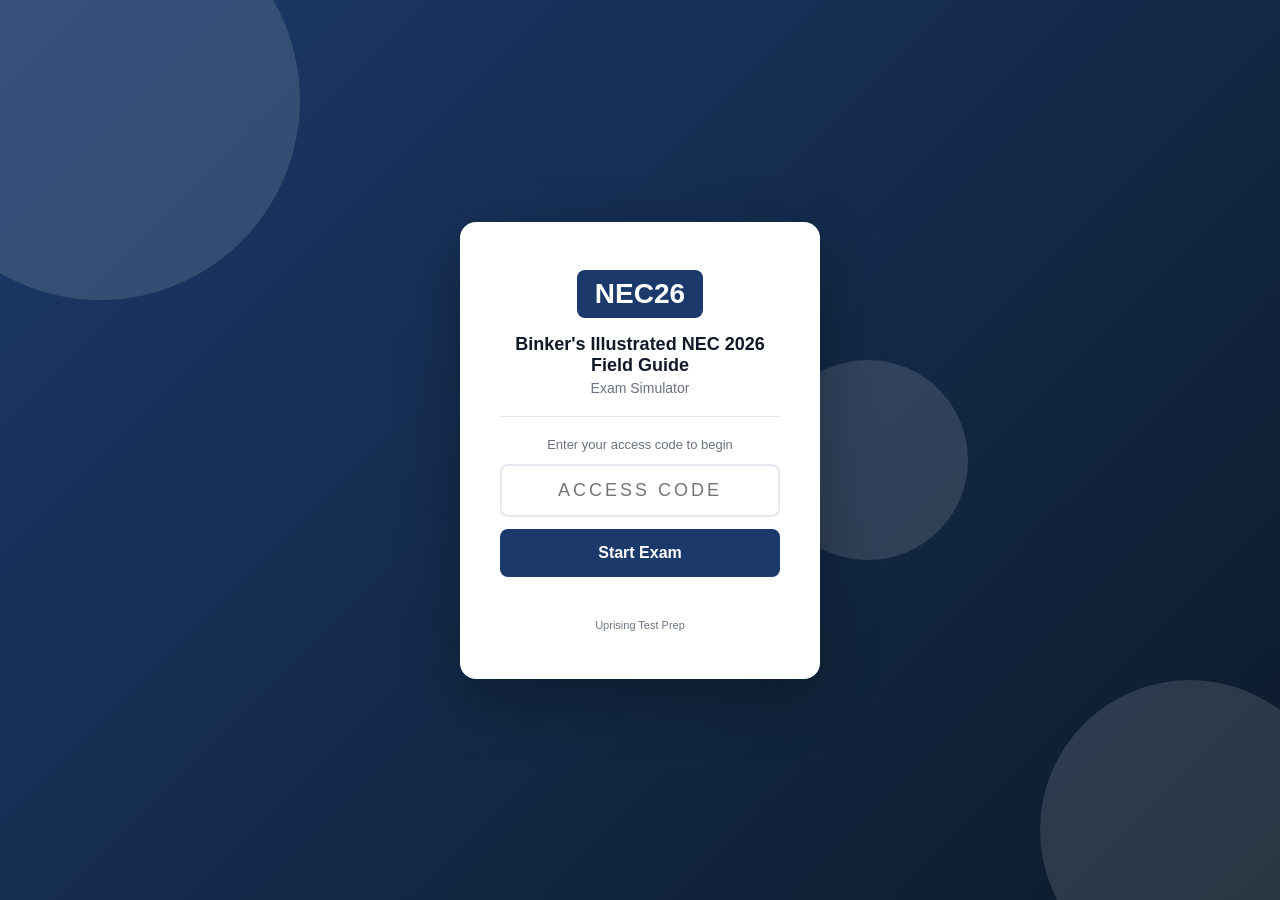
<file: index.html>
<!DOCTYPE html>
<html lang="en">
<head>
  <meta charset="UTF-8" />
  <meta name="viewport" content="width=device-width, initial-scale=1.0, viewport-fit=cover" />
  <meta name="apple-mobile-web-app-capable" content="yes" />
  <meta name="apple-mobile-web-app-status-bar-style" content="black-translucent" />
  <title>NEC26 Exam Simulator</title>
  <link rel="stylesheet" href="style.css" />
</head>
<body>

<div id="access-gate">
  <div class="gate-bg-shapes">
    <div class="shape shape-1"></div>
    <div class="shape shape-2"></div>
    <div class="shape shape-3"></div>
  </div>
  <div class="gate-card">
    <div class="gate-logo">
      <div class="logo-badge">NEC26</div>
    </div>
    <h1 class="gate-title">Binker's Illustrated NEC 2026 Field Guide</h1>
    <p class="gate-subtitle">Exam Simulator</p>
    <div class="gate-divider"></div>
    <p class="gate-instruction">Enter your access code to begin</p>
    <input type="text" id="access-code-input" class="gate-input"
           placeholder="Access Code" autocomplete="off"
           maxlength="20" spellcheck="false" />
    <button id="access-btn" class="gate-btn">Start Exam</button>
    <p id="access-error" class="gate-error"></p>
    <p class="gate-hint">Uprising Test Prep</p>
  </div>
</div>

<div id="app" style="display:none">
  <header class="top-bar">
    <div class="bar-left">
      <span class="bar-logo">NEC26</span>
      <span class="bar-title">Exam Simulator</span>
    </div>
    <div class="bar-right">
      <span class="bar-timer" id="timer-display">--:--</span>
      <button class="bar-btn" id="flag-btn">Flag</button>
      <button class="bar-btn bar-btn-primary" id="submit-btn">
        <span class="btn-full">Submit Exam</span>
        <span class="btn-short">Submit</span>
      </button>
    </div>
  </header>

  <div class="progress-strip">
    <div class="progress-bar" id="progress-bar"></div>
  </div>

  <main class="exam-main">
    <div class="question-panel">
      <div class="q-meta">
        <span id="q-counter"></span>
        <span id="q-domain" class="q-domain-tag"></span>
        <span id="q-flag-indicator" class="flag-chip" style="display:none">Flagged</span>
      </div>
      <div id="q-image-wrap" style="display:none; margin-bottom:14px;"></div>
      <p id="question-text" class="q-text"></p>
      <div id="options-list" class="options-list"></div>
      <div id="explanation-box" class="explanation-box" style="display:none">
        <div class="explanation-label">Explanation</div>
        <p id="explanation-text" class="explanation-text"></p>
      </div>
    </div>
    <div class="nav-bar">
      <button class="nav-btn" id="prev-btn">&#8592; Prev</button>
      <button class="nav-btn nav-btn-map" id="map-btn">Question Map</button>
      <button class="nav-btn nav-btn-next" id="next-btn">Next &#8594;</button>
    </div>
  </main>
</div>

<!-- Question Map Modal -->
<div id="map-modal" style="display:none">
  <div class="map-backdrop" id="map-backdrop"></div>
  <div class="map-panel">
    <div class="map-header">
      <span class="map-title">Question Map</span>
      <button id="map-close" class="map-close-btn">&#x2715; Close</button>
    </div>
    <div class="map-legend">
      <span class="leg-item"><span class="leg-swatch leg-answered"></span>Answered</span>
      <span class="leg-item"><span class="leg-swatch leg-flagged"></span>Flagged</span>
      <span class="leg-item"><span class="leg-swatch leg-unanswered"></span>Unanswered</span>
    </div>
    <div id="q-grid" class="q-grid"></div>
  </div>
</div>

<div id="results-screen" style="display:none">
  <div class="results-card">
    <div class="res-header">
      <div class="res-badge">NEC26</div>
      <h2 id="res-status" class="res-status"></h2>
      <p id="res-score" class="res-score"></p>
    </div>
    <div id="res-domains" class="res-domains"></div>
    <button id="res-review-btn" class="res-btn">Review Answers</button>
    <button id="res-restart-btn" class="res-btn res-btn-secondary">Restart</button>
  </div>
</div>

<script src="questions.js"></script>
<script src="app.js"></script>
</body>
</html>
</file>
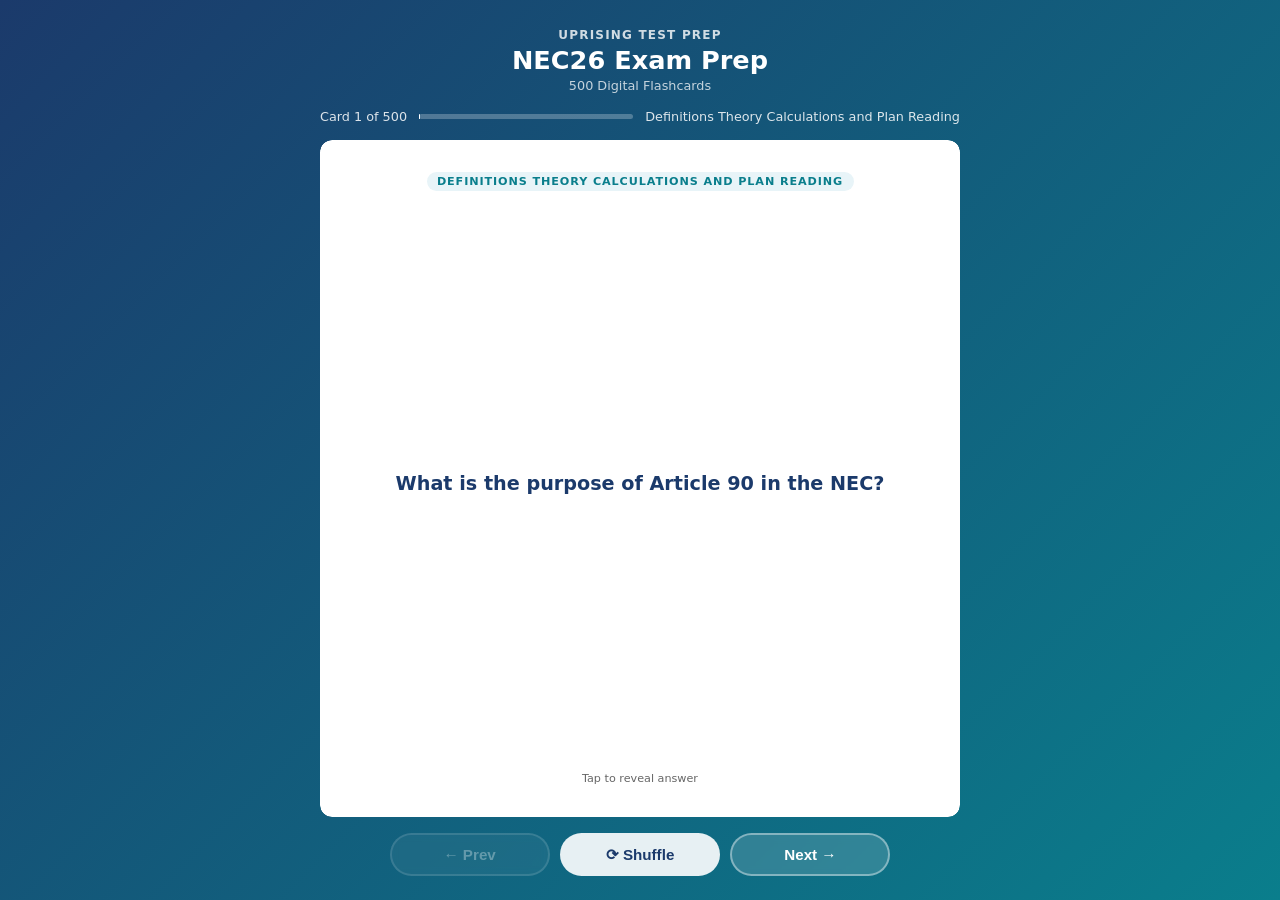
<file: flashcards/index.html>
<!DOCTYPE html>
<html lang="en">
<head>
  <meta charset="UTF-8">
  <meta name="viewport" content="width=device-width, initial-scale=1.0">
  <title>NEC26 Exam Prep — Flashcards</title>
  <style>
    :root {
      --blue:   #1B3A6B;
      --teal:   #0A7E8C;
      --ltblue: #E8F4F8;
      --white:  #FFFFFF;
      --text:   #1A1A1A;
      --muted:  #666;
      --radius: 12px;
    }
    * { box-sizing: border-box; margin: 0; padding: 0; }
    html, body { height: 100%; }
    body {
      font-family: 'Segoe UI', system-ui, sans-serif;
      background: linear-gradient(135deg, var(--blue) 0%, var(--teal) 100%);
      /* Pinned, not min-height: the page must never grow, or the controls
         get pushed below the fold on iOS where 100dvh and height:100%
         disagree. The height:100% rule above is the pre-dvh fallback. */
      height: 100dvh;
      max-height: 100dvh;
      overflow: hidden;
      display: flex;
      flex-direction: column;
      align-items: center;
      padding: 1.25rem 1rem 1rem;
      gap: 0.75rem;
      overflow-x: hidden;
    }
    header { text-align: center; color: #fff; flex-shrink: 0; }
    header .brand { font-size: 0.75rem; font-weight: 700; letter-spacing: 0.1em; opacity: 0.8; text-transform: uppercase; }
    header h1 { font-size: 1.3rem; font-weight: 800; margin-top: 0.2rem; }
    header .subtitle { font-size: 0.8rem; opacity: 0.75; margin-top: 0.15rem; }
    #progress-info {
      display: flex; align-items: center; gap: 0.75rem;
      color: rgba(255,255,255,0.85); font-size: 0.8rem;
      flex-shrink: 0; width: 100%; max-width: 640px;
    }
    #progress-bar-track {
      flex: 1; background: rgba(255,255,255,0.25);
      border-radius: 4px; height: 5px;
    }
    #progress-bar-fill { height: 100%; background: #fff; border-radius: 4px; transition: width 0.3s; }
    .card-scene {
      width: 100%; max-width: 640px;
      perspective: 1200px;
      cursor: pointer;
      flex: 1; min-height: 0;
      display: flex; flex-direction: column;
    
      /* WebKit does not clip overflow inside a preserve-3d context, so the
         answer pane's own clip is dropped and a long answer paints over the
         Prev/Next row. This element only sets the perspective and is NOT
         itself in the 3D context, so its clip is honoured in every engine. */
      overflow: hidden;
      border-radius: var(--radius);
    }
    .card-inner {
      position: relative; width: 100%;
      flex: 1; min-height: 0;
      transition: transform 0.55s cubic-bezier(.4,0,.2,1);
      transform-style: preserve-3d;
    }
    .card-scene.flipped .card-inner { transform: rotateY(180deg); }
    .card-face {
      position: absolute; inset: 0;
      backface-visibility: hidden; -webkit-backface-visibility: hidden;
      border-radius: var(--radius);
      display: flex; flex-direction: column;
      padding: 1.5rem 1.75rem;
      box-shadow: 0 12px 40px rgba(0,0,0,0.2);
      overflow: hidden;
    
      /* Painting through a mask forces WebKit to allocate a real clipping
         layer for a 3D-transformed element, which is what makes the
         overflow:hidden and the rounded corners above actually apply. */
      -webkit-mask-image: -webkit-radial-gradient(#fff, #000);
              mask-image: radial-gradient(#fff, #000);
    }
    .card-front { background: var(--white); align-items: center; justify-content: center; }
    .card-back  { background: var(--ltblue); transform: rotateY(180deg); }
    .card-badge {
      font-size: 0.7rem; font-weight: 700; text-transform: uppercase;
      letter-spacing: 0.08em;
      background: var(--ltblue); color: var(--teal);
      padding: 0.2rem 0.65rem; border-radius: 20px;
      margin-bottom: 0.85rem; flex-shrink: 0;
    }
    .card-back .card-badge { background: rgba(10,126,140,0.12); }
    .card-front .q-text {
      font-size: 1.1rem; font-weight: 600; color: var(--blue); line-height: 1.55;
      text-align: center; overflow-y: auto; flex: 1;
      display: flex; align-items: center; justify-content: center;
      scrollbar-width: thin; scrollbar-color: rgba(27,58,107,0.3) transparent;
    }
    .card-back .a-label { font-size: 0.7rem; font-weight: 700; color: var(--teal); text-transform: uppercase; letter-spacing: 0.08em; margin-bottom: 0.4rem; flex-shrink: 0; }
    .card-back .a-text  {
      font-size: 0.975rem; color: var(--text); line-height: 1.65;
      overflow-y: auto; flex: 1; min-height: 0; padding-right: 4px;
      scrollbar-width: thin; scrollbar-color: rgba(10,126,140,0.4) transparent;
    
      -webkit-overflow-scrolling: touch;
      overscroll-behavior: contain;
    }
    .card-back .a-text::-webkit-scrollbar { width: 4px; }
    .card-back .a-text::-webkit-scrollbar-track { background: transparent; }
    .card-back .a-text::-webkit-scrollbar-thumb { background: rgba(10,126,140,0.4); border-radius: 4px; }
    .tap-hint { flex-shrink: 0; margin-top: 0.6rem; font-size: 0.7rem; color: var(--muted); text-align: center; }
    .card-back .tap-hint { color: var(--teal); opacity: 0.7; }
    .controls {
      display: flex; gap: 0.65rem; flex-wrap: nowrap;
      justify-content: center; flex-shrink: 0;
      width: 100%; max-width: 640px;
      padding-bottom: env(safe-area-inset-bottom, 0px);
    }
    .btn {
      padding: 0.6rem 1.2rem; border-radius: 50px;
      border: 2px solid rgba(255,255,255,0.4);
      background: rgba(255,255,255,0.15); color: #fff;
      font-weight: 700; font-size: 0.875rem; cursor: pointer;
      transition: all 0.2s; backdrop-filter: blur(4px);
      white-space: nowrap; flex: 1; max-width: 160px;
    }
    .btn:hover { background: rgba(255,255,255,0.3); border-color: rgba(255,255,255,0.7); }
    .btn:active { transform: scale(0.96); }
    .btn:disabled { opacity: 0.35; cursor: not-allowed; }
    .btn.btn-primary { background: rgba(255,255,255,0.9); color: var(--blue); border-color: transparent; }
    .btn.btn-primary:hover { background: #fff; }
    #loading { color: rgba(255,255,255,0.8); font-size: 1rem; text-align: center; padding: 3rem; flex: 1; }
    @media (min-width: 768px) {
      body { padding: 1.75rem 1.5rem 1.5rem; gap: 1rem; }
      header h1 { font-size: 1.6rem; }
      .card-face { padding: 2rem 2.5rem; }
      .card-front .q-text { font-size: 1.2rem; }
      .card-back .a-text { font-size: 1.05rem; }
      .btn { font-size: 0.95rem; padding: 0.65rem 1.4rem; }
    }
    @media (max-width: 380px) {
      body { padding: 0.75rem; gap: 0.5rem; }
      header .brand { font-size: 0.65rem; }
      header h1 { font-size: 1.1rem; }
      header .subtitle { display: none; }
      .card-face { padding: 1rem 1.1rem; }
      .card-front .q-text { font-size: 0.975rem; }
      .card-back .a-text { font-size: 0.875rem; }
      .btn { font-size: 0.8rem; padding: 0.5rem 0.75rem; }
    }
  </style>
</head>
<body>
<header>
  <div class="brand">Uprising Test Prep</div>
  <h1>NEC26 Exam Prep</h1>
  <div class="subtitle">500 Digital Flashcards</div>
</header>
<div id="progress-info">
  <span id="card-counter">Card 1 of 500</span>
  <div id="progress-bar-track"><div id="progress-bar-fill" style="width:0%"></div></div>
  <span id="domain-label"></span>
</div>
<div id="loading">Loading flashcards...</div>
<div class="card-scene" id="card-scene" style="display:none" onclick="flipCard()">
  <div class="card-inner" id="card-inner">
    <div class="card-face card-front">
      <div class="card-badge" id="front-badge"></div>
      <div class="q-text" id="q-text"></div>
      <div class="tap-hint">Tap to reveal answer</div>
    </div>
    <div class="card-face card-back">
      <div class="card-badge" id="back-badge">Answer</div>
      <div class="a-label">Answer</div>
      <div class="a-text" id="a-text"></div>
      <div class="tap-hint">Tap to flip back</div>
    </div>
  </div>
</div>
<div class="controls" id="controls" style="display:none">
  <button class="btn" id="prev-btn" onclick="event.stopPropagation();move(-1)" disabled>&#8592; Prev</button>
  <button class="btn btn-primary" onclick="event.stopPropagation();shuffleCards()">&#10227; Shuffle</button>
  <button class="btn" id="next-btn" onclick="event.stopPropagation();move(1)">Next &#8594;</button>
</div>
<script>
const DOMAIN_LABELS = {
  definitions_theory_calculations_and_plan_reading: "Definitions Theory Calculations and Plan Reading",
  services: "Services",
  feeders: "Feeders",
  branch_circuit_calculations_and_conductors: "Branch Circuit Calculations and Conductors",
  wiring_methods: "Wiring Methods",
  equipment_and_devices: "Equipment and Devices",
  motors_and_generators: "Motors and Generators",
  control_devices: "Control Devices",
  special_occupancies: "Special Occupancies",
  renewable_energy_systems: "Renewable Energy Systems",
};
let cards   = [];
let current = 0;
async function init() {
  try {
    const res = await fetch('flashcards.json');
    if (!res.ok) throw new Error('Network error');
    cards = await res.json();
    document.getElementById('loading').style.display    = 'none';
    document.getElementById('card-scene').style.display = 'flex';
    document.getElementById('controls').style.display   = 'flex';
    show();
  } catch (e) {
    document.getElementById('loading').textContent = 'Error loading flashcards. Please try refreshing.';
  }
}
function domainLabel(key) {
  return DOMAIN_LABELS[key] || key.replace(/_/g, ' ').replace(/\b\w/g, c => c.toUpperCase());
}
function show() {
  const c = cards[current];
  document.getElementById('card-scene').classList.remove('flipped');
  document.getElementById('a-text').scrollTop = 0;
  const label = domainLabel(c.domain || c.chapter || '');
  document.getElementById('q-text').textContent       = c.front;
  document.getElementById('a-text').textContent       = c.back;
  document.getElementById('front-badge').textContent  = label;
  document.getElementById('back-badge').textContent   = label;
  document.getElementById('card-counter').textContent = `Card ${current+1} of ${cards.length}`;
  document.getElementById('domain-label').textContent = label;
  document.getElementById('progress-bar-fill').style.width = `${((current+1)/cards.length*100).toFixed(1)}%`;
  document.getElementById('prev-btn').disabled = current === 0;
  document.getElementById('next-btn').disabled = current === cards.length - 1;
}
function flipCard() { document.getElementById('card-scene').classList.toggle('flipped'); }
function move(dir) {
  const next = current + dir;
  if (next < 0 || next >= cards.length) return;
  current = next; show();
}
function shuffleCards() {
  for (let i = cards.length - 1; i > 0; i--) {
    const j = Math.floor(Math.random() * (i+1));
    [cards[i], cards[j]] = [cards[j], cards[i]];
  }
  current = 0; show();
}
document.addEventListener('keydown', e => {
  if (e.key === 'ArrowRight' || e.key === 'ArrowDown') move(1);
  else if (e.key === 'ArrowLeft' || e.key === 'ArrowUp') move(-1);
  else if (e.key === ' ' || e.key === 'Enter') { e.preventDefault(); flipCard(); }
});
init();
</script>
</body>
</html>
</file>
<file: style.css>
/* NEC26 Exam Simulator — Styles */
:root {
  --primary:   #1B3A6B;
  --pass:      #059669;
  --fail:      #DC2626;
  --bg:        #F3F4F8;
  --card:      #FFFFFF;
  --border:    #E2E8F0;
  --text:      #111827;
  --muted:     #6B7280;
  --radius:    10px;
}
*, *::before, *::after { box-sizing: border-box; margin: 0; padding: 0; }
body {
  font-family: -apple-system, BlinkMacSystemFont, "Segoe UI", sans-serif;
  background: var(--bg);
  color: var(--text);
  height: 100vh;
  height: 100dvh;
  overflow: hidden;
  -webkit-text-size-adjust: 100%;
}

/* ── Access Gate ─────────────────────────────────────────────────────────── */
#access-gate {
  display: flex;
  align-items: center;
  justify-content: center;
  height: 100vh;
  height: 100dvh;
  background: linear-gradient(135deg, var(--primary) 0%, #0d1b2a 100%);
  position: relative;
  overflow: hidden;
  padding: 20px;
  padding-top: max(20px, env(safe-area-inset-top));
  padding-bottom: max(20px, env(safe-area-inset-bottom));
}
.gate-bg-shapes { position: absolute; inset: 0; pointer-events: none; }
.shape { position: absolute; border-radius: 50%; opacity: .12; background: #fff; }
.shape-1 { width: 400px; height: 400px; top: -100px; left: -100px; }
.shape-2 { width: 300px; height: 300px; bottom: -80px; right: -60px; }
.shape-3 { width: 200px; height: 200px; top: 40%; left: 60%; }
.gate-card {
  background: #fff;
  border-radius: 16px;
  padding: 48px 40px;
  text-align: center;
  width: 100%;
  max-width: 360px;
  position: relative;
  z-index: 1;
  box-shadow: 0 20px 60px rgba(0,0,0,.3);
}
.logo-badge {
  display: inline-block;
  background: var(--primary);
  color: #fff;
  font-weight: 800;
  font-size: 28px;
  padding: 8px 18px;
  border-radius: 8px;
}
.gate-title { font-size: 18px; font-weight: 700; margin-top: 16px; color: var(--text); }
.gate-subtitle { color: var(--muted); font-size: 14px; margin-top: 4px; }
.gate-divider { height: 1px; background: var(--border); margin: 20px 0; }
.gate-instruction { font-size: 13px; color: var(--muted); margin-bottom: 12px; }
.gate-input {
  width: 100%;
  padding: 14px 16px;
  border: 2px solid var(--border);
  border-radius: 8px;
  font-size: 18px;
  text-align: center;
  text-transform: uppercase;
  letter-spacing: 3px;
  outline: none;
}
.gate-input:focus { border-color: var(--primary); }
.gate-btn {
  width: 100%;
  margin-top: 12px;
  padding: 15px;
  background: var(--primary);
  color: #fff;
  border: none;
  border-radius: 8px;
  font-size: 16px;
  font-weight: 600;
  cursor: pointer;
  -webkit-tap-highlight-color: transparent;
}
.gate-btn:hover { opacity: .9; }
.gate-error { color: var(--fail); font-size: 13px; margin-top: 8px; min-height: 18px; }
.gate-hint { color: var(--muted); font-size: 11px; margin-top: 16px; }

/* ── App shell ───────────────────────────────────────────────────────────── */
#app {
  display: flex;
  flex-direction: column;
  height: 100vh;
  height: 100dvh;
  padding-top: env(safe-area-inset-top);
}
.top-bar {
  display: flex;
  justify-content: space-between;
  align-items: center;
  background: var(--primary);
  color: #fff;
  padding: 0 20px;
  padding-left: max(20px, env(safe-area-inset-left));
  padding-right: max(20px, env(safe-area-inset-right));
  height: 52px;
  flex-shrink: 0;
  gap: 8px;
}
.bar-left { display: flex; align-items: center; gap: 8px; min-width: 0; }
.bar-logo { font-weight: 800; font-size: 18px; flex-shrink: 0; }
.bar-title { font-size: 14px; opacity: .8; white-space: nowrap; overflow: hidden; text-overflow: ellipsis; }
.bar-right { display: flex; align-items: center; gap: 8px; flex-shrink: 0; }
.bar-timer {
  font-variant-numeric: tabular-nums;
  font-size: 16px;
  font-weight: 600;
  min-width: 68px;
  text-align: right;
}
.bar-btn {
  padding: 7px 13px;
  background: rgba(255,255,255,.15);
  border: 1px solid rgba(255,255,255,.3);
  color: #fff;
  border-radius: 6px;
  cursor: pointer;
  font-size: 13px;
  white-space: nowrap;
  -webkit-tap-highlight-color: transparent;
  touch-action: manipulation;
}
.bar-btn:hover { background: rgba(255,255,255,.25); }
.bar-btn-primary {
  background: #fff;
  color: var(--primary);
  border-color: #fff;
  font-weight: 600;
}
.bar-btn-primary:hover { background: #f0f0f0; }
.btn-short { display: none; }
.btn-full  { display: inline; }

.progress-strip { height: 4px; background: rgba(0,0,0,.1); flex-shrink: 0; }
.progress-bar   { height: 100%; background: #4ade80; transition: width .3s; }

/* ── Main exam area ──────────────────────────────────────────────────────── */
.exam-main {
  flex: 1;
  overflow: hidden;
  display: flex;
  flex-direction: column;
  padding: 16px 20px 0;
  padding-left: max(16px, env(safe-area-inset-left));
  padding-right: max(16px, env(safe-area-inset-right));
  min-height: 0;
}
.question-panel { flex: 1; overflow-y: auto; padding-bottom: 12px; -webkit-overflow-scrolling: touch; }
.q-meta {
  display: flex;
  align-items: center;
  gap: 8px;
  margin-bottom: 12px;
  font-size: 13px;
  color: var(--muted);
  flex-wrap: wrap;
}
.q-domain-tag {
  background: var(--primary);
  color: #fff;
  padding: 2px 8px;
  border-radius: 4px;
  font-size: 11px;
  font-weight: 600;
}
.flag-chip {
  background: #FEF3C7;
  color: #92400E;
  padding: 2px 8px;
  border-radius: 4px;
  font-size: 11px;
  font-weight: 600;
}
.q-image {
  max-width: 100%;
  height: auto;
  border-radius: 6px;
  border: 1px solid var(--border);
  display: block;
  margin-bottom: 14px;
}
.q-text { font-size: 16px; line-height: 1.65; margin-bottom: 20px; }
.options-list { display: flex; flex-direction: column; gap: 10px; }
.option {
  display: flex;
  align-items: flex-start;
  gap: 12px;
  padding: 15px 16px;
  background: var(--card);
  border: 2px solid var(--border);
  border-radius: var(--radius);
  cursor: pointer;
  transition: .15s;
  -webkit-tap-highlight-color: transparent;
  touch-action: manipulation;
  min-height: 52px;
}
.option:hover  { border-color: var(--primary); background: #F8FAFF; }
.option.selected  { border-color: var(--primary); background: #EEF3FF; }
.option.correct   { border-color: #059669; background: #ECFDF5; }
.option.incorrect { border-color: #DC2626; background: #FEF2F2; }
.explanation-box {
  margin-top: 20px;
  padding: 16px 18px;
  background: #F0F9FF;
  border-left: 4px solid #2563EB;
  border-radius: 6px;
}
.explanation-label {
  font-size: 11px;
  font-weight: 700;
  text-transform: uppercase;
  letter-spacing: .06em;
  color: #2563EB;
  margin-bottom: 8px;
}
.explanation-text { font-size: 14.5px; line-height: 1.7; color: #1e293b; margin: 0; }
.opt-letter { font-weight: 700; font-size: 15px; color: var(--primary); min-width: 22px; padding-top: 1px; flex-shrink: 0; }
.opt-text   { font-size: 15px; line-height: 1.5; }

/* ── Nav bar ─────────────────────────────────────────────────────────────── */
.nav-bar {
  display: flex;
  align-items: center;
  gap: 8px;
  padding: 10px 0;
  padding-bottom: max(14px, env(safe-area-inset-bottom));
  flex-shrink: 0;
}
.nav-btn {
  flex: 1;
  padding: 13px 8px;
  background: var(--card);
  border: 1px solid var(--border);
  border-radius: 8px;
  cursor: pointer;
  font-size: 15px;
  font-weight: 500;
  text-align: center;
  -webkit-tap-highlight-color: transparent;
  touch-action: manipulation;
  min-height: 48px;
}
.nav-btn:hover      { background: #f0f0f0; }
.nav-btn-map {
  background: var(--bg);
  border-color: var(--primary);
  color: var(--primary);
  font-weight: 600;
}
.nav-btn-map:hover { background: #EEF3FF; }
.nav-btn-next {
  background: var(--primary);
  color: #fff;
  border-color: var(--primary);
}
.nav-btn-next:hover { opacity: .9; }

/* ── Question Map Modal ──────────────────────────────────────────────────── */
#map-modal {
  position: fixed;
  inset: 0;
  z-index: 1000;
  display: flex;
  flex-direction: column;
  justify-content: flex-end;
}
.map-backdrop { position: absolute; inset: 0; background: rgba(0,0,0,.5); }
.map-panel {
  position: relative;
  background: #fff;
  border-radius: 20px 20px 0 0;
  padding: 20px;
  padding-bottom: max(20px, env(safe-area-inset-bottom));
  max-height: 80vh;
  max-height: 80dvh;
  display: flex;
  flex-direction: column;
  box-shadow: 0 -4px 30px rgba(0,0,0,.2);
}
.map-header {
  display: flex;
  align-items: center;
  justify-content: space-between;
  margin-bottom: 12px;
  flex-shrink: 0;
}
.map-title { font-size: 17px; font-weight: 700; color: var(--text); }
.map-close-btn {
  padding: 8px 16px;
  background: var(--bg);
  border: 1px solid var(--border);
  border-radius: 8px;
  cursor: pointer;
  font-size: 14px;
  font-weight: 500;
  min-height: 40px;
  -webkit-tap-highlight-color: transparent;
  touch-action: manipulation;
}
.map-close-btn:hover { background: #e5e7eb; }
.map-legend { display: flex; gap: 16px; margin-bottom: 14px; flex-shrink: 0; flex-wrap: wrap; }
.leg-item { display: flex; align-items: center; gap: 6px; font-size: 13px; color: var(--muted); }
.leg-swatch {
  width: 16px;
  height: 16px;
  border-radius: 3px;
  border: 1px solid var(--border);
  background: var(--card);
  display: inline-block;
  flex-shrink: 0;
}
.leg-swatch.leg-answered  { background: var(--primary); border-color: var(--primary); }
.leg-swatch.leg-flagged   { background: #FEF3C7; border-color: #F59E0B; }
.leg-swatch.leg-unanswered { background: var(--card); }
.q-grid {
  display: flex;
  flex-wrap: wrap;
  gap: 6px;
  overflow-y: auto;
  flex: 1;
  padding-bottom: 8px;
  -webkit-overflow-scrolling: touch;
}
.grid-btn {
  width: 40px;
  height: 40px;
  border: 1px solid var(--border);
  border-radius: 6px;
  background: var(--card);
  font-size: 12px;
  cursor: pointer;
  font-weight: 500;
  -webkit-tap-highlight-color: transparent;
  touch-action: manipulation;
}
.grid-btn.answered { background: var(--primary); color: #fff; border-color: var(--primary); }
.grid-btn.flagged  { background: #FEF3C7; border-color: #F59E0B; }
.grid-btn.active   { outline: 3px solid var(--primary); outline-offset: 2px; }

/* ── Results ─────────────────────────────────────────────────────────────── */
#results-screen {
  display: flex;
  align-items: flex-start;
  justify-content: center;
  min-height: 100vh;
  min-height: 100dvh;
  background: var(--bg);
  overflow-y: auto;
  -webkit-overflow-scrolling: touch;
  padding: 20px 16px;
  padding-top: max(20px, env(safe-area-inset-top));
  padding-bottom: max(20px, env(safe-area-inset-bottom));
}
.results-card {
  background: var(--card);
  border-radius: 16px;
  padding: 40px;
  max-width: 480px;
  width: 100%;
  box-shadow: 0 8px 30px rgba(0,0,0,.1);
}
.res-header { text-align: center; margin-bottom: 24px; }
.res-badge {
  display: inline-block;
  background: var(--primary);
  color: #fff;
  font-weight: 800;
  font-size: 22px;
  padding: 6px 16px;
  border-radius: 8px;
}
.res-status { font-size: 36px; font-weight: 800; margin-top: 12px; }
.res-score  { font-size: 18px; color: var(--muted); margin-top: 4px; }
.res-domains { margin-bottom: 24px; display: flex; flex-direction: column; gap: 10px; }
.res-domain-row { display: flex; align-items: center; gap: 8px; font-size: 13px; }
.res-domain-name { width: 160px; font-weight: 500; flex-shrink: 0; }
.res-domain-bar-wrap { flex: 1; background: #E5E7EB; border-radius: 4px; height: 8px; overflow: hidden; }
.res-domain-bar { height: 100%; border-radius: 4px; transition: width .5s; }
.res-domain-pct { width: 36px; text-align: right; font-weight: 600; }
.res-btn {
  width: 100%;
  padding: 15px;
  background: var(--primary);
  color: #fff;
  border: none;
  border-radius: 8px;
  font-size: 15px;
  font-weight: 600;
  cursor: pointer;
  margin-bottom: 10px;
  min-height: 52px;
  -webkit-tap-highlight-color: transparent;
  touch-action: manipulation;
}
.res-btn:hover { opacity: .9; }
.res-btn-secondary {
  background: transparent;
  color: var(--primary);
  border: 2px solid var(--primary);
}
.res-btn-secondary:hover { background: var(--primary); color: #fff; }

/* ── Mobile breakpoint (phones ≤ 640px) ─────────────────────────────────── */
@media (max-width: 640px) {
  /* Gate card */
  .gate-card { padding: 32px 24px; }

  /* Top bar: hide long title text, swap Submit label */
  .bar-title  { display: none; }
  .btn-full   { display: none; }
  .btn-short  { display: inline; }
  .bar-right  { gap: 6px; }
  .bar-btn    { padding: 6px 10px; font-size: 12px; }
  .bar-timer  { font-size: 14px; min-width: 58px; }

  /* Exam main */
  .exam-main { padding: 12px 14px 0; }
  .q-text { font-size: 16px; }
  .opt-text { font-size: 15px; }

  /* Nav bar — bigger touch targets */
  .nav-btn { font-size: 14px; padding: 14px 6px; }

  /* Results */
  .results-card { padding: 28px 20px; }
  .res-domain-name { width: 110px; font-size: 12px; }
  .res-domain-pct  { font-size: 12px; }
  .res-status { font-size: 30px; }

  /* Map grid — slightly bigger buttons on phones */
  .grid-btn { width: 42px; height: 42px; }
}

/* ── Very small phones (≤ 380px) ────────────────────────────────────────── */
@media (max-width: 380px) {
  .bar-logo { font-size: 15px; }
  .bar-btn  { padding: 5px 8px; font-size: 11px; }
  .bar-timer { font-size: 13px; min-width: 52px; }
  .nav-btn  { font-size: 13px; }
  .grid-btn { width: 38px; height: 38px; font-size: 11px; }
}
</file>
